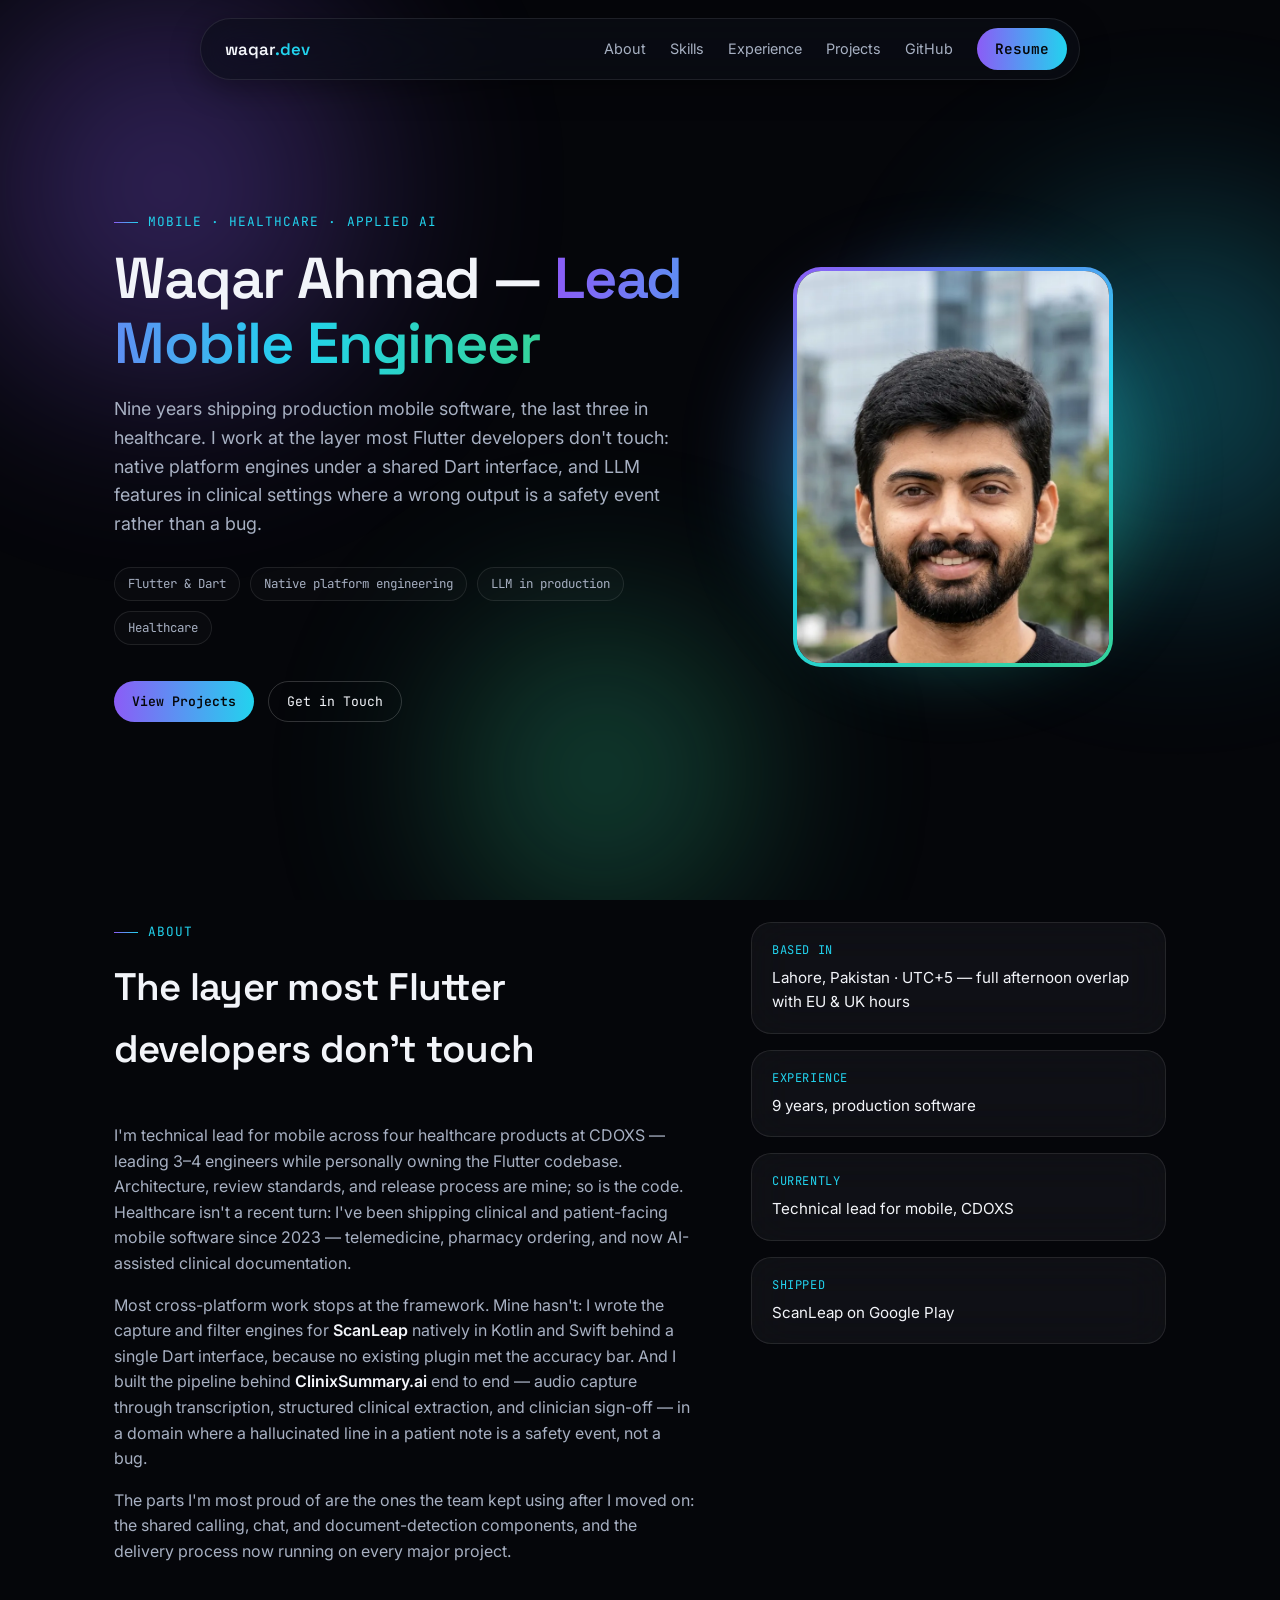
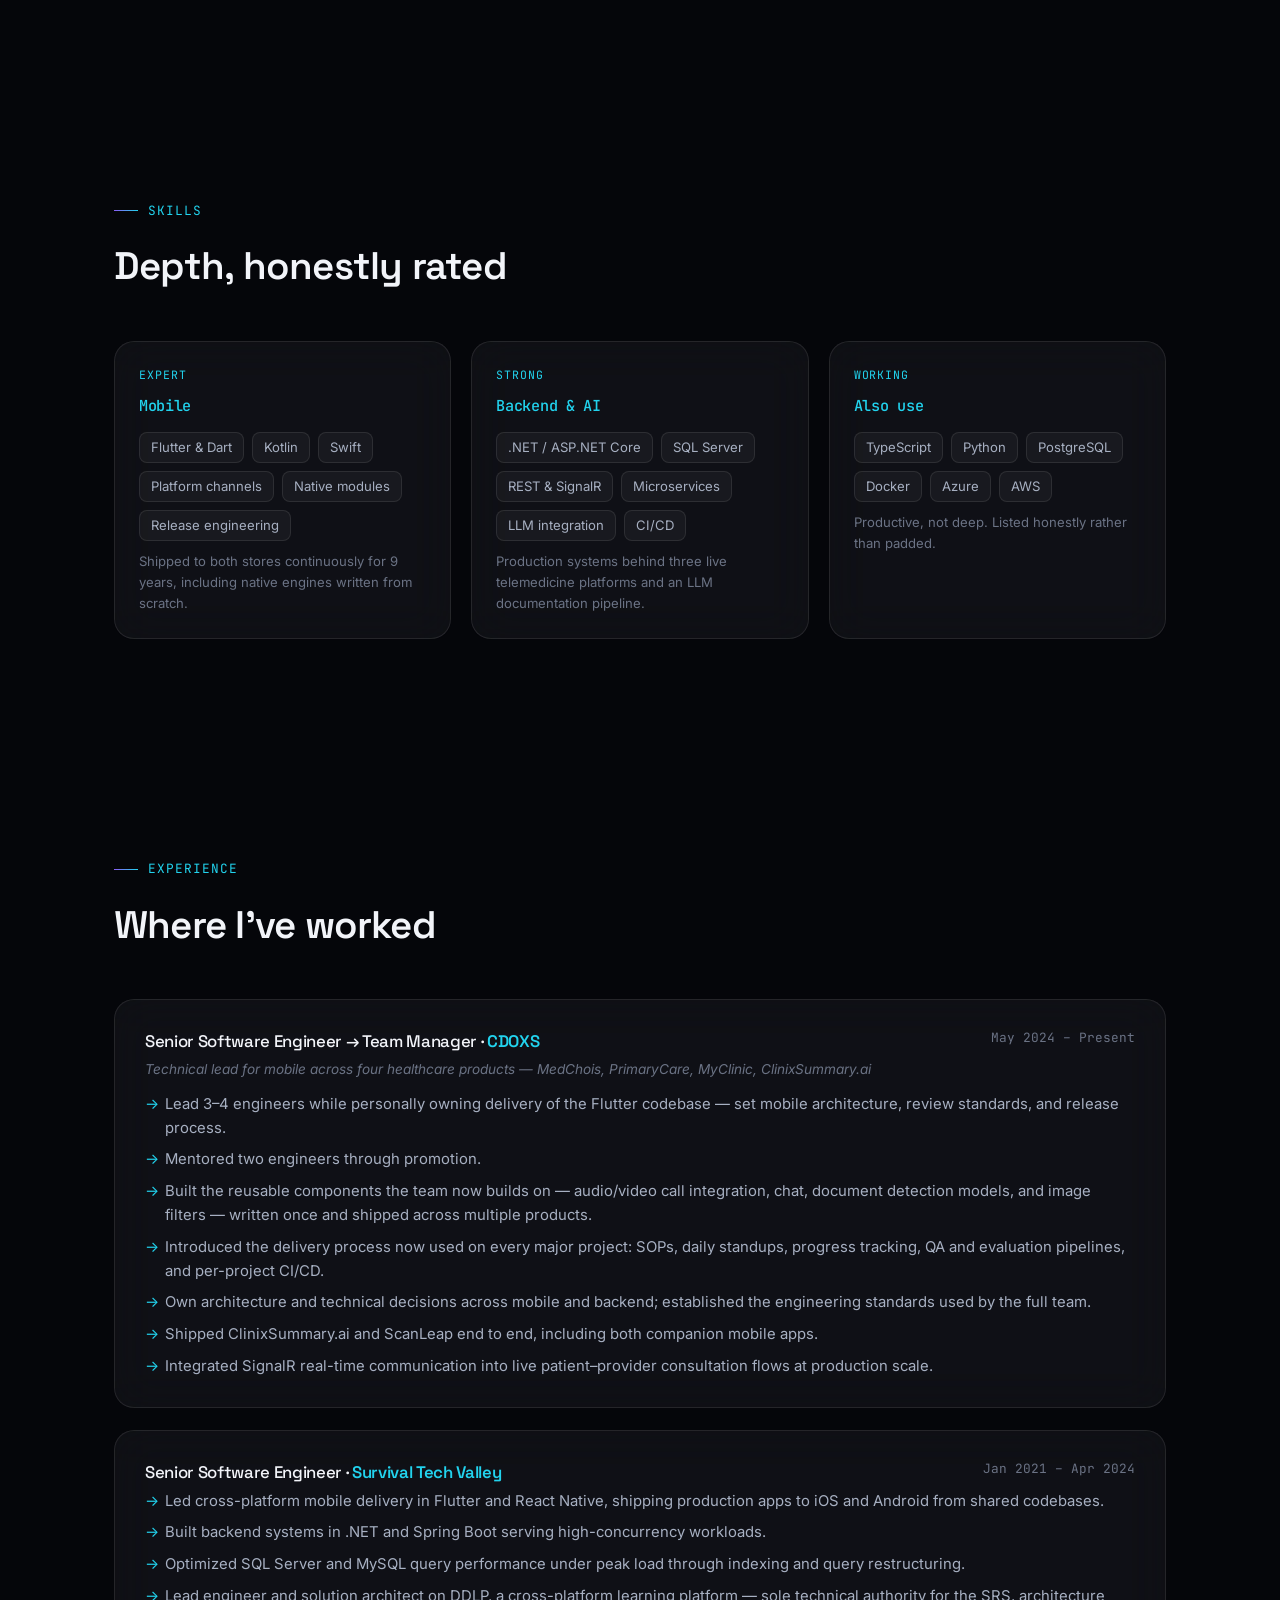
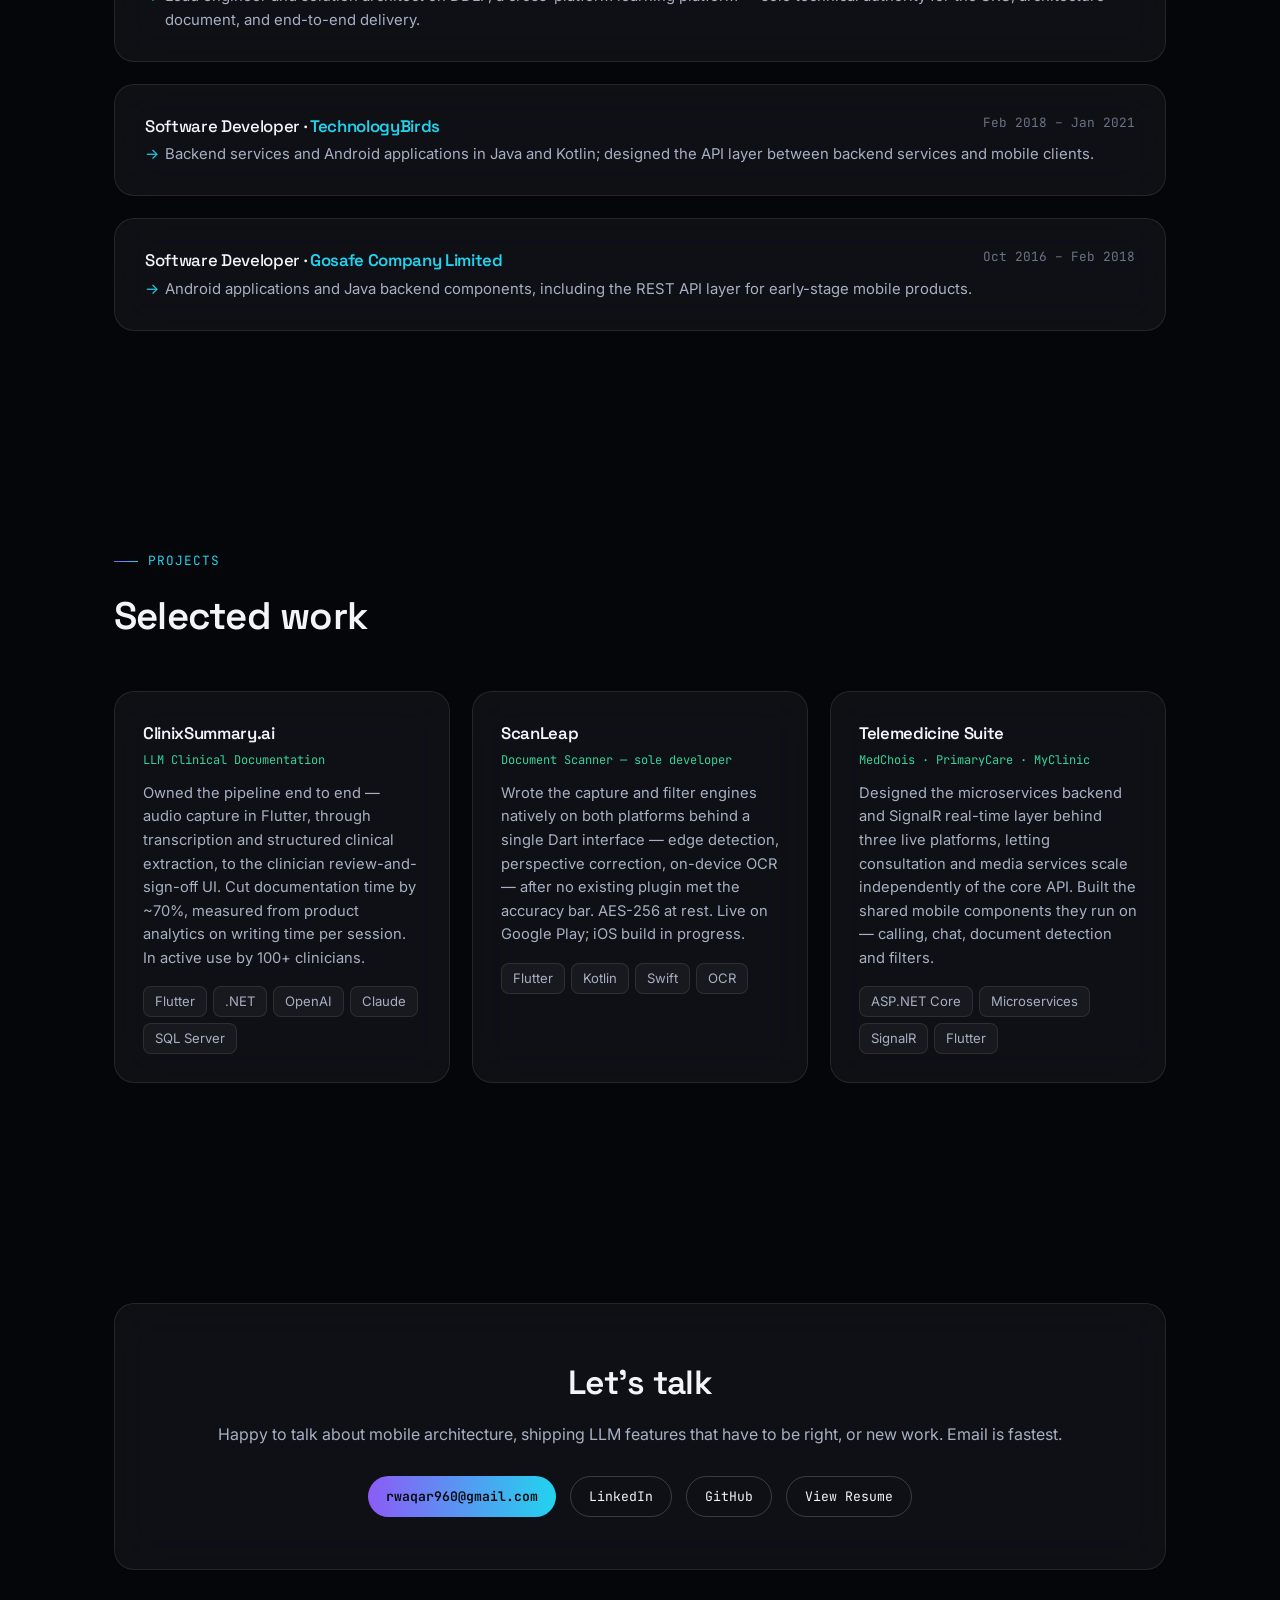
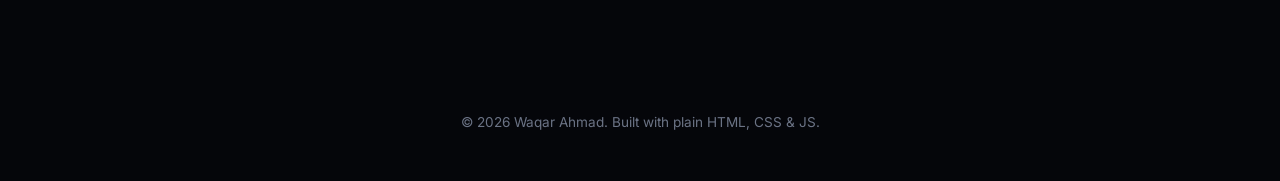
<file: index.html>
<!DOCTYPE html>
<html lang="en">
<head>
<meta charset="UTF-8">
<meta name="viewport" content="width=device-width, initial-scale=1.0">
<title>Waqar Ahmad — Lead Mobile Engineer</title>
<meta name="description" content="Waqar Ahmad — Lead Mobile Engineer. Flutter and native platform engineering, and LLM features shipped in regulated healthcare.">
<link rel="icon" href="assets/img/favicon.svg" type="image/svg+xml">
<link rel="preconnect" href="https://fonts.googleapis.com">
<link rel="preconnect" href="https://fonts.gstatic.com" crossorigin>
<link href="https://fonts.googleapis.com/css2?family=Inter:wght@400;500;600;700&family=Space+Grotesk:wght@500;600;700&family=JetBrains+Mono:wght@400;500;600&display=swap" rel="stylesheet">
<link rel="stylesheet" href="assets/css/style.css">
<style>
  .skill-tier-label {
    font-family: var(--font-mono); font-size: 0.72rem; text-transform: uppercase;
    letter-spacing: 0.08em; color: var(--accent-2); margin-bottom: 10px; display: block;
  }
  .skill-card .tier-note { color: var(--text-faint); font-size: 0.82rem; margin-top: 10px; }
</style>
</head>
<body>

<div class="aurora-bg"><span class="b1"></span><span class="b2"></span><span class="b3"></span></div>

<header>
  <nav class="wrap">
    <a href="#top" class="logo">waqar<span>.dev</span></a>
    <button class="nav-toggle" aria-label="Toggle navigation">☰</button>
    <div class="nav-links">
      <a href="#about">About</a>
      <a href="#skills">Skills</a>
      <a href="#experience">Experience</a>
      <a href="#projects">Projects</a>
      <a href="https://github.com/rwaqar960" target="_blank" rel="noopener">GitHub</a>
      <a href="resume.html" class="btn solid">Resume</a>
    </div>
  </nav>
</header>

<main>

  <section class="hero" id="top">
    <div class="wrap hero-grid">
      <div class="hero-content">
        <div class="eyebrow">Mobile · Healthcare · Applied AI</div>
        <h1>Waqar Ahmad — <span class="grad-text">Lead Mobile Engineer</span></h1>
        <p class="subtitle">
          Nine years shipping production mobile software, the last three in healthcare. I work at the layer
          most Flutter developers don't touch: native platform engines under a shared Dart interface, and LLM
          features in clinical settings where a wrong output is a safety event rather than a bug.
        </p>
        <div class="tags">
          <span class="tag">Flutter &amp; Dart</span>
          <span class="tag">Native platform engineering</span>
          <span class="tag">LLM in production</span>
          <span class="tag">Healthcare</span>
        </div>
        <div class="cta-row">
          <a href="#projects" class="btn solid">View Projects</a>
          <a href="#contact" class="btn">Get in Touch</a>
        </div>
      </div>
      <div class="hero-photo">
        <div class="photo-glow"></div>
        <div class="photo-frame">
          <div class="inner">
            <img src="assets/img/profile.webp" alt="Waqar Ahmad" width="704" height="880"
                 fetchpriority="high" decoding="async">
          </div>
        </div>
      </div>
    </div>
  </section>

  <section id="about" data-reveal>
    <div class="wrap about-grid">
      <div>
        <div class="eyebrow">About</div>
        <h2 class="section-title">The layer most Flutter developers don't touch</h2>
        <p>
          I'm technical lead for mobile across four healthcare products at CDOXS — leading 3–4 engineers
          while personally owning the Flutter codebase. Architecture, review standards, and release process
          are mine; so is the code. Healthcare isn't a recent turn: I've been shipping clinical and
          patient-facing mobile software since 2023 — telemedicine, pharmacy ordering, and now AI-assisted
          clinical documentation.
        </p>
        <p>
          Most cross-platform work stops at the framework. Mine hasn't: I wrote the capture and filter
          engines for <strong>ScanLeap</strong> natively in Kotlin and Swift behind a single Dart interface,
          because no existing plugin met the accuracy bar. And I built the pipeline behind
          <strong>ClinixSummary.ai</strong> end to end — audio capture through transcription, structured
          clinical extraction, and clinician sign-off — in a domain where a hallucinated line in a patient
          note is a safety event, not a bug.
        </p>
        <p>
          The parts I'm most proud of are the ones the team kept using after I moved on: the shared calling,
          chat, and document-detection components, and the delivery process now running on every major
          project.
        </p>
      </div>
      <div class="fact-list">
        <div class="fact glass"><div class="k">Based in</div><div class="v">Lahore, Pakistan · UTC+5 — full afternoon overlap with EU &amp; UK hours</div></div>
        <div class="fact glass"><div class="k">Experience</div><div class="v">9 years, production software</div></div>
        <div class="fact glass"><div class="k">Currently</div><div class="v">Technical lead for mobile, CDOXS</div></div>
        <div class="fact glass"><div class="k">Shipped</div><div class="v"><a href="https://play.google.com/store/apps/details?id=com.scanner.scanleap.scanleap_flutter" target="_blank" rel="noopener">ScanLeap on Google Play</a></div></div>
      </div>
    </div>
  </section>

  <section id="skills" data-reveal>
    <div class="wrap">
      <div class="eyebrow">Skills</div>
      <h2 class="section-title">Depth, honestly rated</h2>
      <div class="skills-grid">

        <div class="skill-card glass">
          <span class="skill-tier-label">Expert</span>
          <h3>Mobile</h3>
          <div class="chips">
            <span class="chip">Flutter &amp; Dart</span>
            <span class="chip">Kotlin</span>
            <span class="chip">Swift</span>
            <span class="chip">Platform channels</span>
            <span class="chip">Native modules</span>
            <span class="chip">Release engineering</span>
          </div>
          <p class="tier-note">Shipped to both stores continuously for 9 years, including native engines written from scratch.</p>
        </div>

        <div class="skill-card glass">
          <span class="skill-tier-label">Strong</span>
          <h3>Backend &amp; AI</h3>
          <div class="chips">
            <span class="chip">.NET / ASP.NET Core</span>
            <span class="chip">SQL Server</span>
            <span class="chip">REST &amp; SignalR</span>
            <span class="chip">Microservices</span>
            <span class="chip">LLM integration</span>
            <span class="chip">CI/CD</span>
          </div>
          <p class="tier-note">Production systems behind three live telemedicine platforms and an LLM documentation pipeline.</p>
        </div>

        <div class="skill-card glass">
          <span class="skill-tier-label">Working</span>
          <h3>Also use</h3>
          <div class="chips">
            <span class="chip">TypeScript</span>
            <span class="chip">Python</span>
            <span class="chip">PostgreSQL</span>
            <span class="chip">Docker</span>
            <span class="chip">Azure</span>
            <span class="chip">AWS</span>
          </div>
          <p class="tier-note">Productive, not deep. Listed honestly rather than padded.</p>
        </div>

      </div>
    </div>
  </section>

  <section id="experience" data-reveal>
    <div class="wrap">
      <div class="eyebrow">Experience</div>
      <h2 class="section-title">Where I've worked</h2>
      <div class="timeline">

        <div class="timeline-item glass">
          <div class="role-row">
            <h3>Senior Software Engineer → Team Manager · <span class="company">CDOXS</span></h3>
            <span class="dates">May 2024 – Present</span>
          </div>
          <div class="context">Technical lead for mobile across four healthcare products — MedChois, PrimaryCare, MyClinic, ClinixSummary.ai</div>
          <ul>
            <li>Lead 3–4 engineers while personally owning delivery of the Flutter codebase — set mobile architecture, review standards, and release process.</li>
            <li>Mentored two engineers through promotion.</li>
            <li>Built the reusable components the team now builds on — audio/video call integration, chat, document detection models, and image filters — written once and shipped across multiple products.</li>
            <li>Introduced the delivery process now used on every major project: SOPs, daily standups, progress tracking, QA and evaluation pipelines, and per-project CI/CD.</li>
            <li>Own architecture and technical decisions across mobile and backend; established the engineering standards used by the full team.</li>
            <li>Shipped ClinixSummary.ai and ScanLeap end to end, including both companion mobile apps.</li>
            <li>Integrated SignalR real-time communication into live patient–provider consultation flows at production scale.</li>
          </ul>
        </div>

        <div class="timeline-item glass">
          <div class="role-row">
            <h3>Senior Software Engineer · <span class="company">Survival Tech Valley</span></h3>
            <span class="dates">Jan 2021 – Apr 2024</span>
          </div>
          <ul>
            <li>Led cross-platform mobile delivery in Flutter and React Native, shipping production apps to iOS and Android from shared codebases.</li>
            <li>Built backend systems in .NET and Spring Boot serving high-concurrency workloads.</li>
            <li>Optimized SQL Server and MySQL query performance under peak load through indexing and query restructuring.</li>
            <li>Lead engineer and solution architect on DDLP, a cross-platform learning platform — sole technical authority for the SRS, architecture document, and end-to-end delivery.</li>
          </ul>
        </div>

        <div class="timeline-item glass">
          <div class="role-row">
            <h3>Software Developer · <span class="company">TechnologyBirds</span></h3>
            <span class="dates">Feb 2018 – Jan 2021</span>
          </div>
          <ul>
            <li>Backend services and Android applications in Java and Kotlin; designed the API layer between backend services and mobile clients.</li>
          </ul>
        </div>

        <div class="timeline-item glass">
          <div class="role-row">
            <h3>Software Developer · <span class="company">Gosafe Company Limited</span></h3>
            <span class="dates">Oct 2016 – Feb 2018</span>
          </div>
          <ul>
            <li>Android applications and Java backend components, including the REST API layer for early-stage mobile products.</li>
          </ul>
        </div>

      </div>
    </div>
  </section>

  <section id="projects" data-reveal>
    <div class="wrap">
      <div class="eyebrow">Projects</div>
      <h2 class="section-title">Selected work</h2>
      <div class="projects-grid">

        <div class="project-card glass">
          <h3>ClinixSummary.ai</h3>
          <span class="role">LLM Clinical Documentation</span>
          <p>
            Owned the pipeline end to end — audio capture in Flutter, through transcription and structured
            clinical extraction, to the clinician review-and-sign-off UI. Cut documentation time by ~70%,
            measured from product analytics on writing time per session. In active use by 100+ clinicians.
          </p>
          <div class="chips">
            <span class="chip">Flutter</span><span class="chip">.NET</span><span class="chip">OpenAI</span><span class="chip">Claude</span><span class="chip">SQL Server</span>
          </div>
        </div>

        <div class="project-card glass">
          <h3>ScanLeap</h3>
          <span class="role">Document Scanner — sole developer</span>
          <p>
            Wrote the capture and filter engines natively on both platforms behind a single Dart interface —
            edge detection, perspective correction, on-device OCR — after no existing plugin met the accuracy
            bar. AES-256 at rest.
            <a href="https://play.google.com/store/apps/details?id=com.scanner.scanleap.scanleap_flutter" target="_blank" rel="noopener">Live on Google Play</a>;
            iOS build in progress.
          </p>
          <div class="chips">
            <span class="chip">Flutter</span><span class="chip">Kotlin</span><span class="chip">Swift</span><span class="chip">OCR</span>
          </div>
        </div>

        <div class="project-card glass">
          <h3>Telemedicine Suite</h3>
          <span class="role">MedChois · PrimaryCare · MyClinic</span>
          <p>
            Designed the microservices backend and SignalR real-time layer behind three live platforms, letting
            consultation and media services scale independently of the core API. Built the shared mobile
            components they run on — calling, chat, document detection and filters.
          </p>
          <div class="chips">
            <span class="chip">ASP.NET Core</span><span class="chip">Microservices</span><span class="chip">SignalR</span><span class="chip">Flutter</span>
          </div>
        </div>

      </div>
    </div>
  </section>

  <section id="contact" data-reveal>
    <div class="wrap">
      <div class="contact-box glass">
        <h2>Let's talk</h2>
        <p>Happy to talk about mobile architecture, shipping LLM features that have to be right, or new work. Email is fastest.</p>
        <div class="contact-links">
          <a href="mailto:rwaqar960@gmail.com" class="btn solid">rwaqar960@gmail.com</a>
          <a href="https://www.linkedin.com/in/waqar-ahmad-pk/" class="btn" target="_blank" rel="noopener">LinkedIn</a>
          <a href="https://github.com/rwaqar960" class="btn" target="_blank" rel="noopener">GitHub</a>
          <a href="resume.html" class="btn">View Resume</a>
        </div>
      </div>
    </div>
  </section>

</main>

<footer>
  <div class="wrap">&copy; <span id="year"></span> Waqar Ahmad. Built with plain HTML, CSS &amp; JS.</div>
</footer>

<script src="assets/js/main.js"></script>
</body>
</html>
</file>
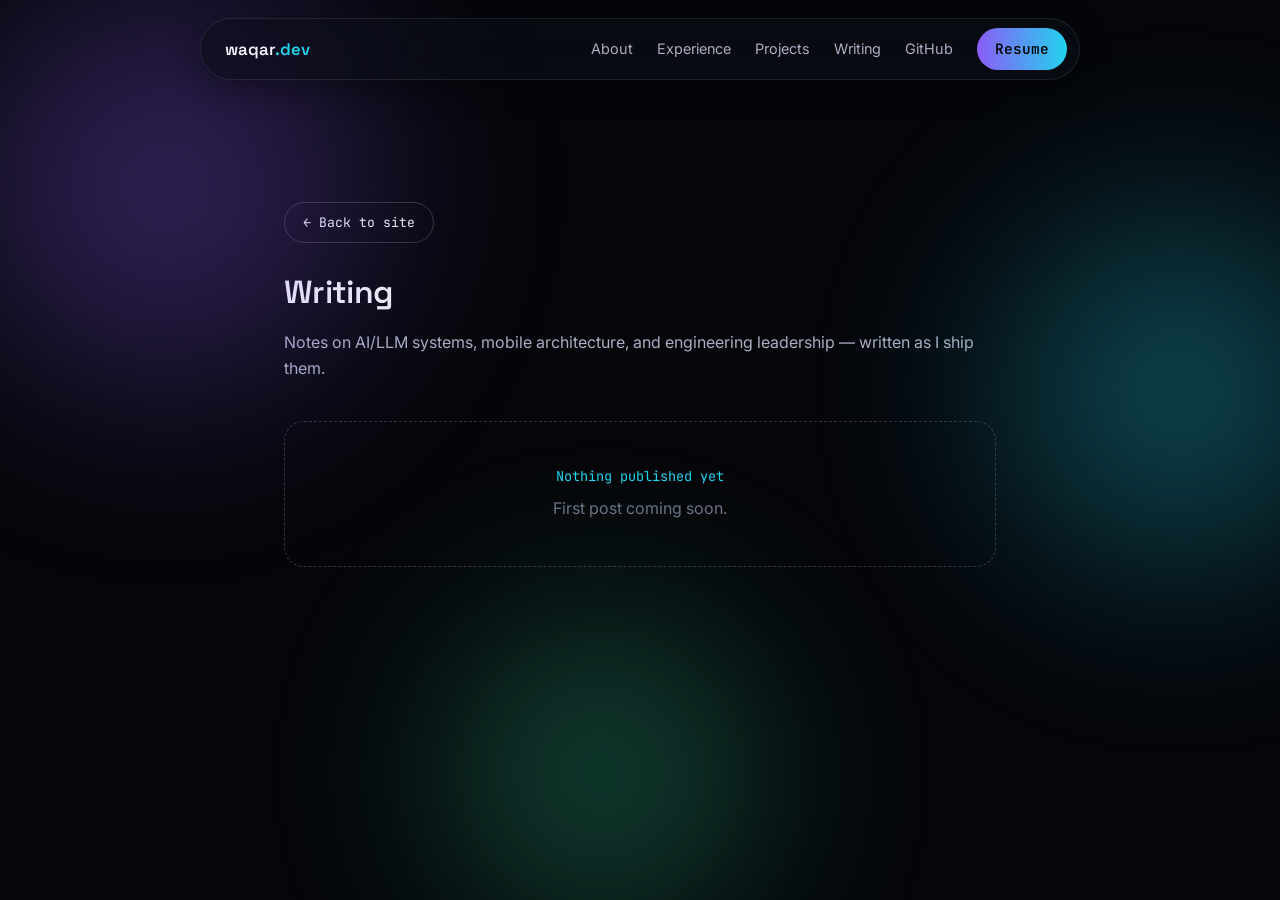
<file: blog/index.html>
<!DOCTYPE html>
<html lang="en">
<head>
<meta charset="UTF-8">
<meta name="viewport" content="width=device-width, initial-scale=1.0">
<title>Writing — Waqar Ahmad</title>
<link rel="icon" href="../assets/img/favicon.svg" type="image/svg+xml">
<link rel="preconnect" href="https://fonts.googleapis.com">
<link href="https://fonts.googleapis.com/css2?family=Inter:wght@400;500;600;700&family=Space+Grotesk:wght@500;600;700&family=JetBrains+Mono:wght@400;500;600&display=swap" rel="stylesheet">
<link rel="stylesheet" href="../assets/css/style.css">
<style>
  .blog-page { max-width: 760px; margin: 0 auto; padding: 140px 24px 100px; }
  .blog-page h1 { font-size: 2rem; margin-bottom: 12px; }
  .blog-page > p { color: var(--text-dim); margin-bottom: 40px; }
  .post-list { display: flex; flex-direction: column; gap: 16px; }
  .post-card {
    border-radius: var(--radius);
    padding: 20px 24px; display: flex; justify-content: space-between; align-items: center; gap: 16px;
    transition: border-color 0.2s ease, transform 0.2s ease;
  }
  .post-card:hover { border-color: var(--accent-2); transform: translateY(-2px); }
  .post-card h3 { font-size: 1rem; font-weight: 500; }
  .post-card .date { font-family: var(--font-mono); font-size: 0.78rem; color: var(--text-faint); white-space: nowrap; }
</style>
</head>
<body>

<div class="aurora-bg"><span class="b1"></span><span class="b2"></span><span class="b3"></span></div>

<header>
  <nav class="wrap">
    <a href="../index.html" class="logo">waqar<span>.dev</span></a>
    <div class="nav-links">
      <a href="../index.html#about">About</a>
      <a href="../index.html#experience">Experience</a>
      <a href="../index.html#projects">Projects</a>
      <a href="index.html">Writing</a>
      <a href="https://github.com/rwaqar960" target="_blank" rel="noopener">GitHub</a>
      <a href="../resume.html" class="btn solid">Resume</a>
    </div>
  </nav>
</header>

<div class="blog-page">
  <a href="../index.html" class="btn" style="margin-bottom: 24px; display:inline-flex;">&larr; Back to site</a>
  <h1>Writing</h1>
  <p>Notes on AI/LLM systems, mobile architecture, and engineering leadership — written as I ship them.</p>

  <div class="post-list">
    <!-- Add a post-card entry here for each new post, e.g.:
    <a href="posts/my-first-post.html" class="post-card glass">
      <h3>Post Title</h3>
      <span class="date">Jan 2026</span>
    </a>
    -->
    <div class="writing-empty">
      <div class="k">Nothing published yet</div>
      <p>First post coming soon.</p>
    </div>
  </div>
</div>

<script src="../assets/js/main.js"></script>
</body>
</html>
</file>
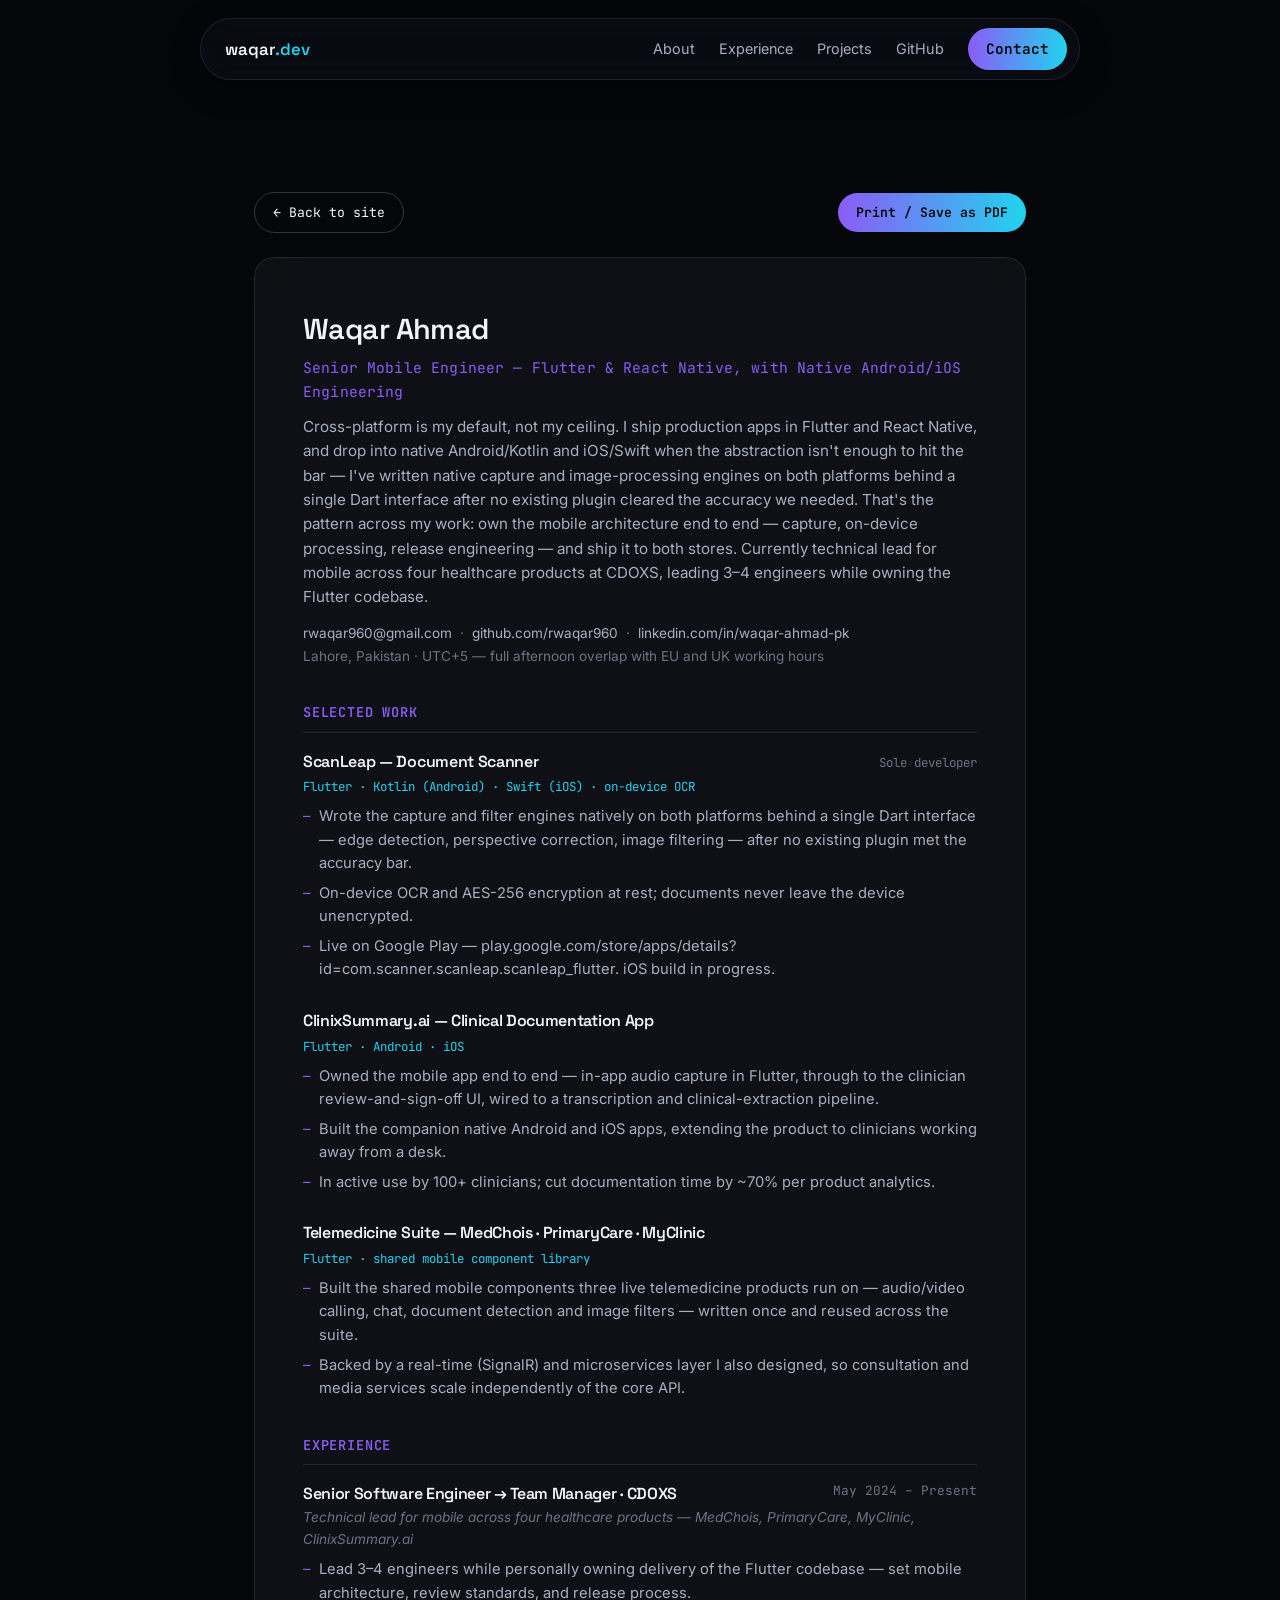
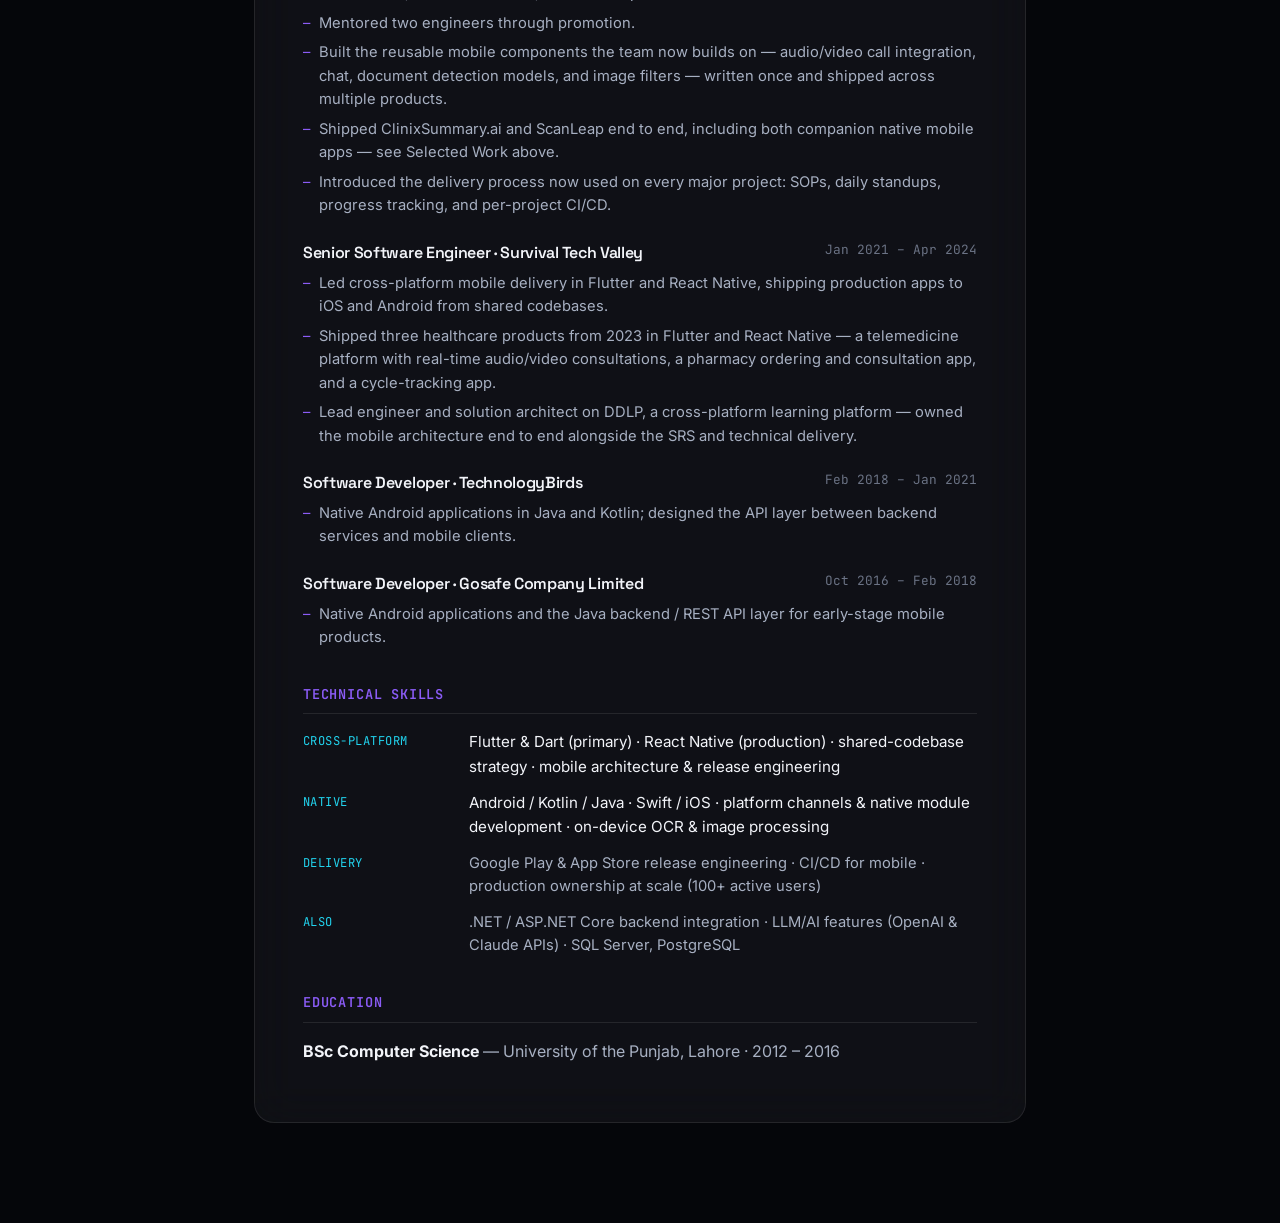
<file: resume-mobile.html>
<!DOCTYPE html>
<html lang="en">
<head>
<meta charset="UTF-8">
<meta name="viewport" content="width=device-width, initial-scale=1.0">
<title>Resume — Waqar Ahmad · Senior Mobile Engineer</title>
<meta name="description" content="Waqar Ahmad — Senior Mobile Engineer. Flutter and React Native cross-platform delivery, with native Android/Kotlin and iOS/Swift engineering when the abstraction isn't enough.">
<link rel="icon" href="assets/img/favicon.svg" type="image/svg+xml">
<link rel="preconnect" href="https://fonts.googleapis.com">
<link href="https://fonts.googleapis.com/css2?family=Inter:wght@400;500;600;700&family=Space+Grotesk:wght@500;600;700&family=JetBrains+Mono:wght@400;500;600&display=swap" rel="stylesheet">
<link rel="stylesheet" href="assets/css/style.css">
<style>
  .resume-page { max-width: 820px; margin: 0 auto; padding: 130px 24px 100px; }
  .resume-card { padding: 48px; }
  .resume-actions { display: flex; justify-content: space-between; align-items: center; margin-bottom: 24px; }
  .resume-header h1 { font-size: 1.8rem; margin-bottom: 4px; }
  .resume-header .role { color: var(--accent); font-family: var(--font-mono); font-size: 0.92rem; margin-bottom: 12px; letter-spacing: 0.01em; }
  .resume-header .pitch { color: var(--text-dim); font-size: 0.95rem; line-height: 1.6; margin-bottom: 12px; }
  .resume-header .meta { color: var(--text-faint); font-size: 0.85rem; line-height: 1.7; }
  .resume-header .meta a { color: var(--text-dim); }
  .resume-section { margin-top: 34px; }
  .resume-section h2 {
    font-family: var(--font-mono); font-size: 0.85rem; text-transform: uppercase;
    letter-spacing: 0.06em; color: var(--accent); border-bottom: 1px solid var(--border);
    padding-bottom: 8px; margin-bottom: 16px;
  }
  .resume-section p { color: var(--text-dim); margin-bottom: 10px; }
  .r-job { margin-bottom: 22px; }
  .r-job .row { display: flex; justify-content: space-between; flex-wrap: wrap; gap: 4px; }
  .r-job h3 { font-size: 1rem; }
  .r-job .dates { font-family: var(--font-mono); font-size: 0.8rem; color: var(--text-faint); }
  .r-job .context { font-size: 0.85rem; color: var(--text-faint); font-style: italic; margin-bottom: 8px; }
  .r-job ul { margin-top: 6px; }
  .r-job li { color: var(--text-dim); font-size: 0.92rem; padding-left: 16px; position: relative; margin-bottom: 6px; }
  .r-job li::before { content: '–'; position: absolute; left: 0; color: var(--accent); }

  /* Selected Work — flagship items, sits above the chronology */
  .r-work { margin-bottom: 26px; }
  .r-work .row { display: flex; justify-content: space-between; flex-wrap: wrap; gap: 4px; align-items: baseline; }
  .r-work h3 { font-size: 1rem; }
  .r-work .tech { font-family: var(--font-mono); font-size: 0.78rem; color: var(--accent-2); display: block; margin: 3px 0 8px; }
  .r-work .links { font-family: var(--font-mono); font-size: 0.78rem; color: var(--text-faint); }
  .r-work ul { margin-top: 6px; }
  .r-work li { color: var(--text-dim); font-size: 0.92rem; padding-left: 16px; position: relative; margin-bottom: 6px; }
  .r-work li::before { content: '–'; position: absolute; left: 0; color: var(--accent); }

  /* Categorized skills */
  .skill-tier { display: grid; grid-template-columns: 150px 1fr; gap: 10px 16px; margin-bottom: 12px; align-items: start; }
  .skill-tier .tier {
    font-family: var(--font-mono); font-size: 0.76rem; text-transform: uppercase;
    letter-spacing: 0.04em; color: var(--accent-2); padding-top: 2px;
  }
  .skill-tier .items { color: var(--text-dim); font-size: 0.92rem; line-height: 1.6; }
  .skill-tier.primary .items { color: var(--text); font-size: 0.95rem; }
  @media (max-width: 560px) { .skill-tier { grid-template-columns: 1fr; gap: 2px; } }

  @media print {
    header, footer, .resume-actions { display: none !important; }
    body { background: #fff; color: #111; }
    .resume-page { padding: 0; max-width: 100%; }
    .resume-card { background: none; border: none; backdrop-filter: none; padding: 0; }
    a { color: #111 !important; }
    .resume-section h2 { color: #111; border-bottom-color: #ccc; }
    .r-job .dates, .r-job .context, .resume-section p, .r-job li, .r-work li, .skill-tier .items { color: #333; }
    .r-work .tech, .r-work .links, .skill-tier .tier { color: #444; }
  }
</style>
</head>
<body>

<header>
  <nav class="wrap">
    <a href="index.html" class="logo">waqar<span>.dev</span></a>
    <div class="nav-links">
      <a href="index.html#about">About</a>
      <a href="index.html#experience">Experience</a>
      <a href="index.html#projects">Projects</a>
      <a href="https://github.com/rwaqar960" target="_blank" rel="noopener">GitHub</a>
      <a href="index.html#contact" class="btn solid">Contact</a>
    </div>
  </nav>
</header>

<div class="resume-page">
  <div class="resume-actions">
    <a href="index.html" class="btn">&larr; Back to site</a>
    <button class="btn solid" onclick="window.print()">Print / Save as PDF</button>
  </div>

  <div class="resume-card glass">
  <div class="resume-header">
    <h1>Waqar Ahmad</h1>
    <div class="role">Senior Mobile Engineer — Flutter &amp; React Native, with Native Android/iOS Engineering</div>
    <p class="pitch">
      Cross-platform is my default, not my ceiling. I ship production apps in Flutter and React Native, and
      drop into native Android/Kotlin and iOS/Swift when the abstraction isn't enough to hit the bar — I've
      written native capture and image-processing engines on both platforms behind a single Dart interface
      after no existing plugin cleared the accuracy we needed. That's the pattern across my work: own the
      mobile architecture end to end — capture, on-device processing, release engineering — and ship it to
      both stores. Currently technical lead for mobile across four healthcare products at CDOXS, leading 3–4
      engineers while owning the Flutter codebase.
    </p>
    <div class="meta">
      <a href="mailto:rwaqar960@gmail.com">rwaqar960@gmail.com</a> &nbsp;·&nbsp;
      <a href="https://github.com/rwaqar960" target="_blank" rel="noopener">github.com/rwaqar960</a> &nbsp;·&nbsp;
      <a href="https://www.linkedin.com/in/waqar-ahmad-pk/" target="_blank" rel="noopener">linkedin.com/in/waqar-ahmad-pk</a><br>
      Lahore, Pakistan · UTC+5 — full afternoon overlap with EU and UK working hours
    </div>
  </div>

  <div class="resume-section">
    <h2>Selected Work</h2>

    <div class="r-work">
      <div class="row">
        <h3>ScanLeap — Document Scanner</h3>
        <span class="links">Sole developer</span>
      </div>
      <span class="tech">Flutter · Kotlin (Android) · Swift (iOS) · on-device OCR</span>
      <ul>
        <li>Wrote the capture and filter engines natively on both platforms behind a single Dart interface —
            edge detection, perspective correction, image filtering — after no existing plugin met the
            accuracy bar.</li>
        <li>On-device OCR and AES-256 encryption at rest; documents never leave the device unencrypted.</li>
        <li>Live on Google Play —
            <a href="https://play.google.com/store/apps/details?id=com.scanner.scanleap.scanleap_flutter"
               target="_blank" rel="noopener">play.google.com/store/apps/details?id=com.scanner.scanleap.scanleap_flutter</a>.
            iOS build in progress.</li>
      </ul>
    </div>

    <div class="r-work">
      <div class="row">
        <h3>ClinixSummary.ai — Clinical Documentation App</h3>
      </div>
      <span class="tech">Flutter · Android · iOS</span>
      <ul>
        <li>Owned the mobile app end to end — in-app audio capture in Flutter, through to the clinician
            review-and-sign-off UI, wired to a transcription and clinical-extraction pipeline.</li>
        <li>Built the companion native Android and iOS apps, extending the product to clinicians working away
            from a desk.</li>
        <li>In active use by 100+ clinicians; cut documentation time by ~70% per product analytics.</li>
      </ul>
    </div>

    <div class="r-work">
      <div class="row">
        <h3>Telemedicine Suite — MedChois · PrimaryCare · MyClinic</h3>
      </div>
      <span class="tech">Flutter · shared mobile component library</span>
      <ul>
        <li>Built the shared mobile components three live telemedicine products run on — audio/video calling,
            chat, document detection and image filters — written once and reused across the suite.</li>
        <li>Backed by a real-time (SignalR) and microservices layer I also designed, so consultation and media
            services scale independently of the core API.</li>
      </ul>
    </div>
  </div>

  <div class="resume-section">
    <h2>Experience</h2>

    <div class="r-job">
      <div class="row"><h3>Senior Software Engineer → Team Manager · CDOXS</h3><span class="dates">May 2024 – Present</span></div>
      <div class="context">Technical lead for mobile across four healthcare products — MedChois, PrimaryCare, MyClinic, ClinixSummary.ai</div>
      <ul>
        <li>Lead 3–4 engineers while personally owning delivery of the Flutter codebase — set mobile
            architecture, review standards, and release process.</li>
        <li>Mentored two engineers through promotion.</li>
        <li>Built the reusable mobile components the team now builds on — audio/video call integration, chat,
            document detection models, and image filters — written once and shipped across multiple
            products.</li>
        <li>Shipped ClinixSummary.ai and ScanLeap end to end, including both companion native mobile apps —
            see Selected Work above.</li>
        <li>Introduced the delivery process now used on every major project: SOPs, daily standups, progress
            tracking, and per-project CI/CD.</li>
      </ul>
    </div>

    <div class="r-job">
      <div class="row"><h3>Senior Software Engineer · Survival Tech Valley</h3><span class="dates">Jan 2021 – Apr 2024</span></div>
      <ul>
        <li>Led cross-platform mobile delivery in Flutter and React Native, shipping production apps to iOS
            and Android from shared codebases.</li>
        <li>Shipped three healthcare products from 2023 in Flutter and React Native — a telemedicine platform
            with real-time audio/video consultations, a pharmacy ordering and consultation app, and a
            cycle-tracking app.</li>
        <li>Lead engineer and solution architect on DDLP, a cross-platform learning platform — owned the
            mobile architecture end to end alongside the SRS and technical delivery.</li>
      </ul>
    </div>

    <div class="r-job">
      <div class="row"><h3>Software Developer · TechnologyBirds</h3><span class="dates">Feb 2018 – Jan 2021</span></div>
      <ul>
        <li>Native Android applications in Java and Kotlin; designed the API layer between backend services
            and mobile clients.</li>
      </ul>
    </div>

    <div class="r-job">
      <div class="row"><h3>Software Developer · Gosafe Company Limited</h3><span class="dates">Oct 2016 – Feb 2018</span></div>
      <ul>
        <li>Native Android applications and the Java backend / REST API layer for early-stage mobile
            products.</li>
      </ul>
    </div>
  </div>

  <div class="resume-section">
    <h2>Technical Skills</h2>
    <div class="skill-tier primary">
      <div class="tier">Cross-Platform</div>
      <div class="items">Flutter &amp; Dart (primary) · React Native (production) · shared-codebase strategy · mobile architecture &amp; release engineering</div>
    </div>
    <div class="skill-tier primary">
      <div class="tier">Native</div>
      <div class="items">Android / Kotlin / Java · Swift / iOS · platform channels &amp; native module development · on-device OCR &amp; image processing</div>
    </div>
    <div class="skill-tier">
      <div class="tier">Delivery</div>
      <div class="items">Google Play &amp; App Store release engineering · CI/CD for mobile · production ownership at scale (100+ active users)</div>
    </div>
    <div class="skill-tier">
      <div class="tier">Also</div>
      <div class="items">.NET / ASP.NET Core backend integration · LLM/AI features (OpenAI &amp; Claude APIs) · SQL Server, PostgreSQL</div>
    </div>
  </div>

  <div class="resume-section">
    <h2>Education</h2>
    <p><strong style="color:var(--text)">BSc Computer Science</strong> — University of the Punjab, Lahore · 2012 – 2016</p>
  </div>
  </div>
</div>

<script src="assets/js/main.js"></script>
</body>
</html>
</file>
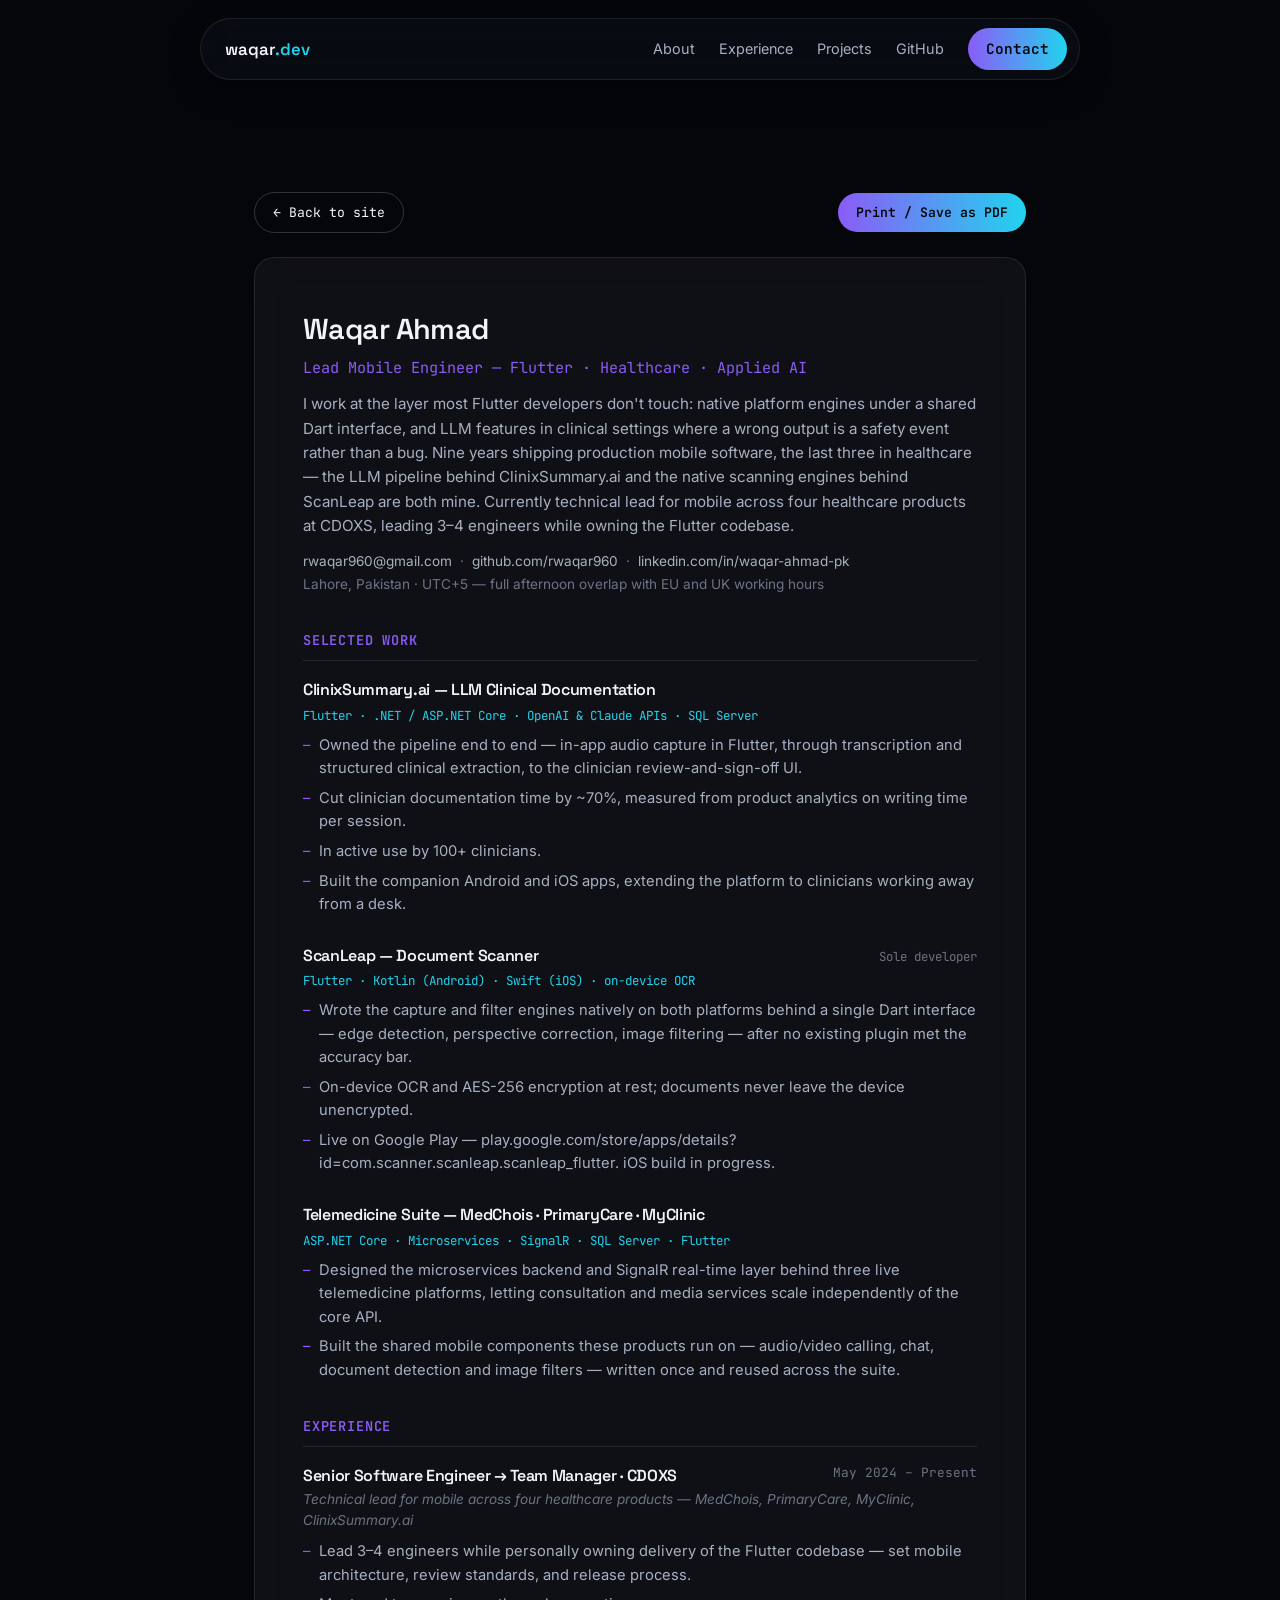
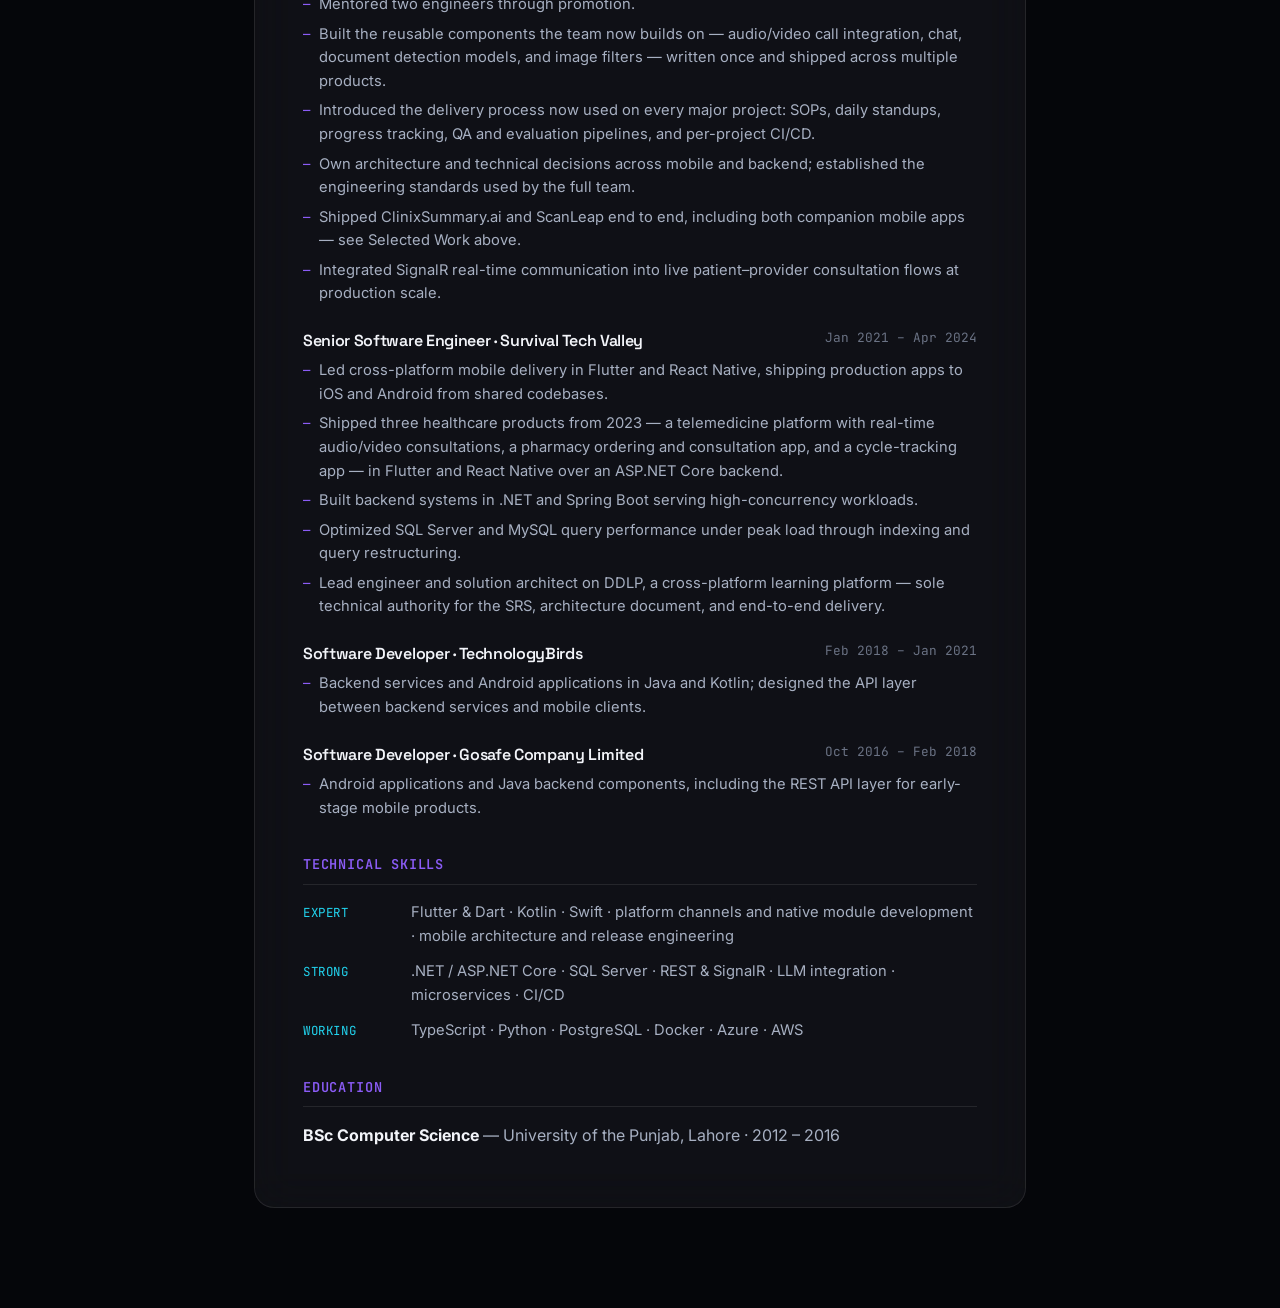
<file: resume.html>
<!DOCTYPE html>
<html lang="en">
<head>
<meta charset="UTF-8">
<meta name="viewport" content="width=device-width, initial-scale=1.0">
<title>Resume — Waqar Ahmad · Lead Mobile Engineer</title>
<meta name="description" content="Waqar Ahmad — Lead Mobile Engineer. Flutter, native platform engineering, and applied AI in regulated healthcare.">
<link rel="icon" href="assets/img/favicon.svg" type="image/svg+xml">
<link rel="preconnect" href="https://fonts.googleapis.com">
<link href="https://fonts.googleapis.com/css2?family=Inter:wght@400;500;600;700&family=Space+Grotesk:wght@500;600;700&family=JetBrains+Mono:wght@400;500;600&display=swap" rel="stylesheet">
<link rel="stylesheet" href="assets/css/style.css">
<style>
  .resume-page { max-width: 820px; margin: 0 auto; padding: 130px 24px 100px; }
  .resume-card { padding: 48px; }
  .resume-actions { display: flex; justify-content: space-between; align-items: center; margin-bottom: 24px; }
  .resume-header h1 { font-size: 1.8rem; margin-bottom: 4px; }
  .resume-header .role { color: var(--accent); font-family: var(--font-mono); font-size: 0.95rem; margin-bottom: 12px; }
  .resume-header .pitch { color: var(--text-dim); font-size: 0.95rem; line-height: 1.6; margin-bottom: 12px; }
  .resume-header .meta { color: var(--text-faint); font-size: 0.85rem; line-height: 1.7; }
  .resume-header .meta a { color: var(--text-dim); }
  .resume-section { margin-top: 34px; }
  .resume-section h2 {
    font-family: var(--font-mono); font-size: 0.85rem; text-transform: uppercase;
    letter-spacing: 0.06em; color: var(--accent); border-bottom: 1px solid var(--border);
    padding-bottom: 8px; margin-bottom: 16px;
  }
  .resume-section p { color: var(--text-dim); margin-bottom: 10px; }
  .r-job { margin-bottom: 22px; }
  .r-job .row { display: flex; justify-content: space-between; flex-wrap: wrap; gap: 4px; }
  .r-job h3 { font-size: 1rem; }
  .r-job .dates { font-family: var(--font-mono); font-size: 0.8rem; color: var(--text-faint); }
  .r-job .context { font-size: 0.85rem; color: var(--text-faint); font-style: italic; margin-bottom: 8px; }
  .r-job ul { margin-top: 6px; }
  .r-job li { color: var(--text-dim); font-size: 0.92rem; padding-left: 16px; position: relative; margin-bottom: 6px; }
  .r-job li::before { content: '–'; position: absolute; left: 0; color: var(--accent); }

  /* Selected Work — flagship items, sits above the chronology */
  .r-work { margin-bottom: 26px; }
  .r-work .row { display: flex; justify-content: space-between; flex-wrap: wrap; gap: 4px; align-items: baseline; }
  .r-work h3 { font-size: 1rem; }
  .r-work .tech { font-family: var(--font-mono); font-size: 0.78rem; color: var(--accent-2); display: block; margin: 3px 0 8px; }
  .r-work .links { font-family: var(--font-mono); font-size: 0.78rem; color: var(--text-faint); }
  .r-work ul { margin-top: 6px; }
  .r-work li { color: var(--text-dim); font-size: 0.92rem; padding-left: 16px; position: relative; margin-bottom: 6px; }
  .r-work li::before { content: '–'; position: absolute; left: 0; color: var(--accent); }

  /* Tiered skills */
  .skill-tier { display: grid; grid-template-columns: 92px 1fr; gap: 10px 16px; margin-bottom: 12px; align-items: start; }
  .skill-tier .tier {
    font-family: var(--font-mono); font-size: 0.78rem; text-transform: uppercase;
    letter-spacing: 0.05em; color: var(--accent-2); padding-top: 2px;
  }
  .skill-tier .items { color: var(--text-dim); font-size: 0.92rem; line-height: 1.6; }
  @media (max-width: 560px) { .skill-tier { grid-template-columns: 1fr; gap: 2px; } }

  @media print {
    header, footer, .resume-actions { display: none !important; }
    body { background: #fff; color: #111; }
    .resume-page { padding: 0; max-width: 100%; }
    .resume-card { background: none; border: none; backdrop-filter: none; padding: 0; }
    a { color: #111 !important; }
    .resume-section h2 { color: #111; border-bottom-color: #ccc; }
    .r-job .dates, .r-job .context, .resume-section p, .r-job li, .r-work li, .skill-tier .items { color: #333; }
    .r-work .tech, .r-work .links, .skill-tier .tier { color: #444; }
  }
</style>
</head>
<body>

<header>
  <nav class="wrap">
    <a href="index.html" class="logo">waqar<span>.dev</span></a>
    <div class="nav-links">
      <a href="index.html#about">About</a>
      <a href="index.html#experience">Experience</a>
      <a href="index.html#projects">Projects</a>
      <a href="https://github.com/rwaqar960" target="_blank" rel="noopener">GitHub</a>
      <a href="index.html#contact" class="btn solid">Contact</a>
    </div>
  </nav>
</header>

<div class="resume-page">
  <div class="resume-actions">
    <a href="index.html" class="btn">&larr; Back to site</a>
    <button class="btn solid" onclick="window.print()">Print / Save as PDF</button>
  </div>

  <div class="resume-card glass">
  <div class="resume-header">
    <h1>Waqar Ahmad</h1>
    <div class="role">Lead Mobile Engineer — Flutter · Healthcare · Applied AI</div>
    <p class="pitch">
      I work at the layer most Flutter developers don't touch: native platform engines under a shared Dart
      interface, and LLM features in clinical settings where a wrong output is a safety event rather than a
      bug. Nine years shipping production mobile software, the last three in healthcare — the LLM pipeline
      behind ClinixSummary.ai and the native scanning engines behind ScanLeap are both mine. Currently
      technical lead for mobile across four healthcare products at CDOXS, leading 3–4 engineers while
      owning the Flutter codebase.
    </p>
    <div class="meta">
      <a href="mailto:rwaqar960@gmail.com">rwaqar960@gmail.com</a> &nbsp;·&nbsp;
      <a href="https://github.com/rwaqar960" target="_blank" rel="noopener">github.com/rwaqar960</a> &nbsp;·&nbsp;
      <a href="https://www.linkedin.com/in/waqar-ahmad-pk/" target="_blank" rel="noopener">linkedin.com/in/waqar-ahmad-pk</a><br>
      Lahore, Pakistan · UTC+5 — full afternoon overlap with EU and UK working hours
    </div>
  </div>

  <div class="resume-section">
    <h2>Selected Work</h2>

    <div class="r-work">
      <div class="row">
        <h3>ClinixSummary.ai — LLM Clinical Documentation</h3>
      </div>
      <span class="tech">Flutter · .NET / ASP.NET Core · OpenAI &amp; Claude APIs · SQL Server</span>
      <ul>
        <li>Owned the pipeline end to end — in-app audio capture in Flutter, through transcription and structured
            clinical extraction, to the clinician review-and-sign-off UI.</li>
        <li>Cut clinician documentation time by ~70%, measured from product analytics on writing time per
            session.</li>
        <li>In active use by 100+ clinicians.</li>
        <li>Built the companion Android and iOS apps, extending the platform to clinicians working away from
            a desk.</li>
      </ul>
    </div>

    <div class="r-work">
      <div class="row">
        <h3>ScanLeap — Document Scanner</h3>
        <span class="links">Sole developer</span>
      </div>
      <span class="tech">Flutter · Kotlin (Android) · Swift (iOS) · on-device OCR</span>
      <ul>
        <li>Wrote the capture and filter engines natively on both platforms behind a single Dart interface —
            edge detection, perspective correction, image filtering — after no existing plugin met the
            accuracy bar.</li>
        <li>On-device OCR and AES-256 encryption at rest; documents never leave the device unencrypted.</li>
        <li>Live on Google Play —
            <a href="https://play.google.com/store/apps/details?id=com.scanner.scanleap.scanleap_flutter"
               target="_blank" rel="noopener">play.google.com/store/apps/details?id=com.scanner.scanleap.scanleap_flutter</a>.
            iOS build in progress.</li>
      </ul>
    </div>

    <div class="r-work">
      <div class="row">
        <h3>Telemedicine Suite — MedChois · PrimaryCare · MyClinic</h3>
      </div>
      <span class="tech">ASP.NET Core · Microservices · SignalR · SQL Server · Flutter</span>
      <ul>
        <li>Designed the microservices backend and SignalR real-time layer behind three live telemedicine
            platforms, letting consultation and media services scale independently of the core API.</li>
        <li>Built the shared mobile components these products run on — audio/video calling, chat, document
            detection and image filters — written once and reused across the suite.</li>
      </ul>
    </div>
  </div>

  <div class="resume-section">
    <h2>Experience</h2>

    <div class="r-job">
      <div class="row"><h3>Senior Software Engineer → Team Manager · CDOXS</h3><span class="dates">May 2024 – Present</span></div>
      <div class="context">Technical lead for mobile across four healthcare products — MedChois, PrimaryCare, MyClinic, ClinixSummary.ai</div>
      <ul>
        <li>Lead 3–4 engineers while personally owning delivery of the Flutter codebase — set mobile
            architecture, review standards, and release process.</li>
        <li>Mentored two engineers through promotion.</li>
        <li>Built the reusable components the team now builds on — audio/video call integration, chat,
            document detection models, and image filters — written once and shipped across multiple
            products.</li>
        <li>Introduced the delivery process now used on every major project: SOPs, daily standups, progress
            tracking, QA and evaluation pipelines, and per-project CI/CD.</li>
        <li>Own architecture and technical decisions across mobile and backend; established the engineering
            standards used by the full team.</li>
        <li>Shipped ClinixSummary.ai and ScanLeap end to end, including both companion mobile apps — see
            Selected Work above.</li>
        <li>Integrated SignalR real-time communication into live patient–provider consultation flows at
            production scale.</li>
      </ul>
    </div>

    <div class="r-job">
      <div class="row"><h3>Senior Software Engineer · Survival Tech Valley</h3><span class="dates">Jan 2021 – Apr 2024</span></div>
      <ul>
        <li>Led cross-platform mobile delivery in Flutter and React Native, shipping production apps to iOS
            and Android from shared codebases.</li>
        <li>Shipped three healthcare products from 2023 — a telemedicine platform with real-time audio/video
            consultations, a pharmacy ordering and consultation app, and a cycle-tracking app — in Flutter and
            React Native over an ASP.NET Core backend.</li>
        <li>Built backend systems in .NET and Spring Boot serving high-concurrency workloads.</li>
        <li>Optimized SQL Server and MySQL query performance under peak load through indexing and query
            restructuring.</li>
        <li>Lead engineer and solution architect on DDLP, a cross-platform learning platform — sole technical
            authority for the SRS, architecture document, and end-to-end delivery.</li>
      </ul>
    </div>

    <div class="r-job">
      <div class="row"><h3>Software Developer · TechnologyBirds</h3><span class="dates">Feb 2018 – Jan 2021</span></div>
      <ul>
        <li>Backend services and Android applications in Java and Kotlin; designed the API layer between
            backend services and mobile clients.</li>
      </ul>
    </div>

    <div class="r-job">
      <div class="row"><h3>Software Developer · Gosafe Company Limited</h3><span class="dates">Oct 2016 – Feb 2018</span></div>
      <ul>
        <li>Android applications and Java backend components, including the REST API layer for early-stage
            mobile products.</li>
      </ul>
    </div>
  </div>

  <div class="resume-section">
    <h2>Technical Skills</h2>
    <div class="skill-tier">
      <div class="tier">Expert</div>
      <div class="items">Flutter &amp; Dart · Kotlin · Swift · platform channels and native module development · mobile architecture and release engineering</div>
    </div>
    <div class="skill-tier">
      <div class="tier">Strong</div>
      <div class="items">.NET / ASP.NET Core · SQL Server · REST &amp; SignalR · LLM integration · microservices · CI/CD</div>
    </div>
    <div class="skill-tier">
      <div class="tier">Working</div>
      <div class="items">TypeScript · Python · PostgreSQL · Docker · Azure · AWS</div>
    </div>
  </div>

  <div class="resume-section">
    <h2>Education</h2>
    <p><strong style="color:var(--text)">BSc Computer Science</strong> — University of the Punjab, Lahore · 2012 – 2016</p>
  </div>
  </div>
</div>

<script src="assets/js/main.js"></script>
</body>
</html>
</file>
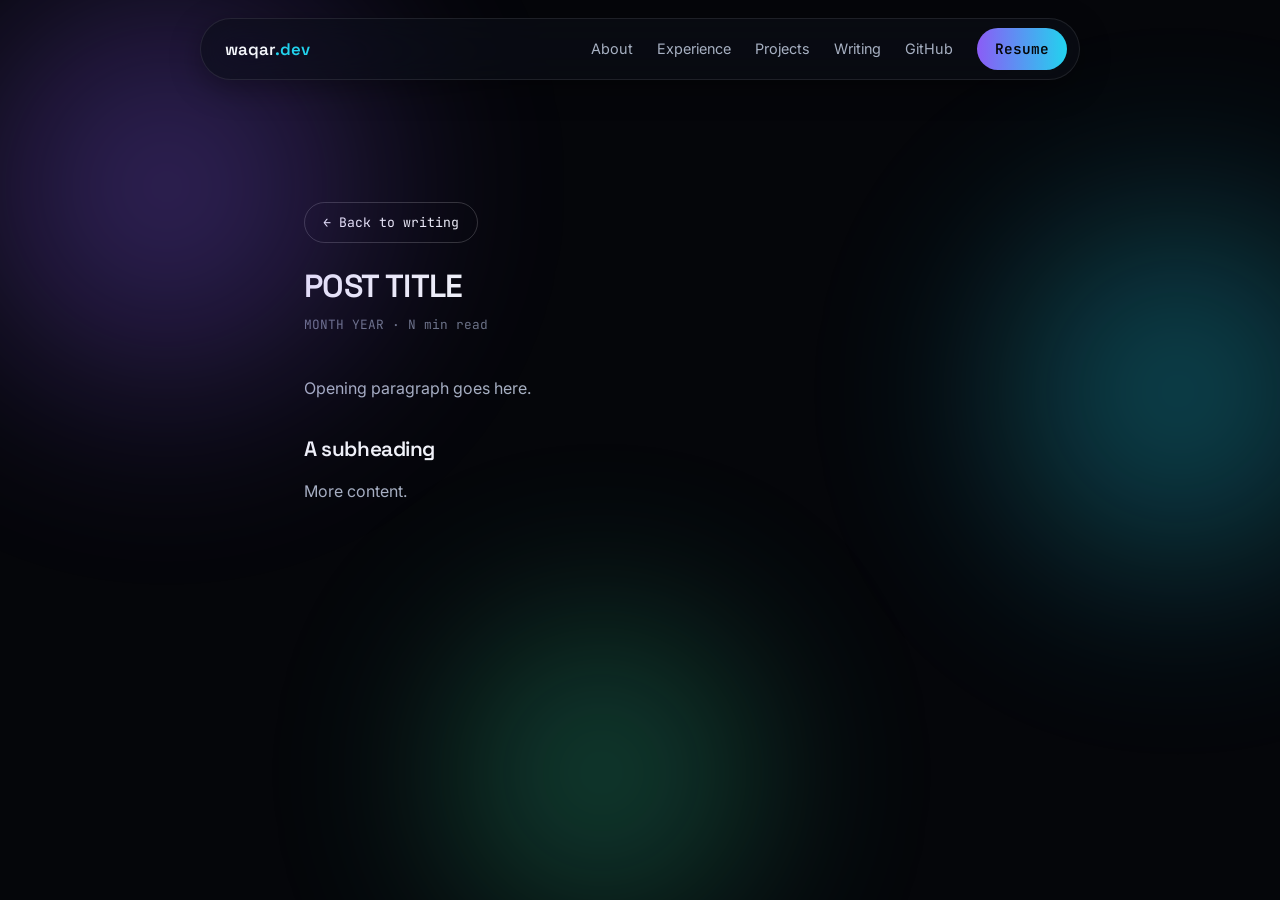
<file: blog/posts/_template.html>
<!DOCTYPE html>
<html lang="en">
<head>
<meta charset="UTF-8">
<meta name="viewport" content="width=device-width, initial-scale=1.0">
<title>POST TITLE — Waqar Ahmad</title>
<link rel="icon" href="../../assets/img/favicon.svg" type="image/svg+xml">
<link rel="preconnect" href="https://fonts.googleapis.com">
<link href="https://fonts.googleapis.com/css2?family=Inter:wght@400;500;600;700&family=Space+Grotesk:wght@500;600;700&family=JetBrains+Mono:wght@400;500;600&display=swap" rel="stylesheet">
<link rel="stylesheet" href="../../assets/css/style.css">
<style>
  .post-page { max-width: 720px; margin: 0 auto; padding: 140px 24px 100px; }
  .post-page h1 { font-size: 2rem; margin-bottom: 10px; line-height: 1.2; }
  .post-meta { font-family: var(--font-mono); font-size: 0.8rem; color: var(--text-faint); margin-bottom: 40px; }
  .post-body p { color: var(--text-dim); margin-bottom: 18px; }
  .post-body h2 { font-size: 1.3rem; margin: 32px 0 12px; }
  .post-body code { font-family: var(--font-mono); background: var(--surface); padding: 2px 6px; border-radius: 4px; font-size: 0.9em; }
  .post-body pre { background: var(--surface); border: 1px solid var(--border); border-radius: 8px; padding: 16px; overflow-x: auto; margin-bottom: 18px; }
  .post-body a { color: var(--accent-2); }
</style>
</head>
<body>

<div class="aurora-bg"><span class="b1"></span><span class="b2"></span><span class="b3"></span></div>

<header>
  <nav class="wrap">
    <a href="../../index.html" class="logo">waqar<span>.dev</span></a>
    <div class="nav-links">
      <a href="../../index.html#about">About</a>
      <a href="../../index.html#experience">Experience</a>
      <a href="../../index.html#projects">Projects</a>
      <a href="../index.html">Writing</a>
      <a href="https://github.com/rwaqar960" target="_blank" rel="noopener">GitHub</a>
      <a href="../../resume.html" class="btn solid">Resume</a>
    </div>
  </nav>
</header>

<div class="post-page">
  <a href="../index.html" class="btn" style="margin-bottom: 24px; display:inline-flex;">&larr; Back to writing</a>

  <h1>POST TITLE</h1>
  <div class="post-meta">MONTH YEAR &middot; N min read</div>

  <div class="post-body">
    <p>Opening paragraph goes here.</p>

    <h2>A subheading</h2>
    <p>More content.</p>
  </div>
</div>

<script src="../../assets/js/main.js"></script>
</body>
</html>
</file>
<file: assets/css/style.css>
/* ---------- Reset ---------- */
*, *::before, *::after { box-sizing: border-box; margin: 0; padding: 0; }
html { scroll-behavior: smooth; }
img { max-width: 100%; display: block; }
a { color: inherit; text-decoration: none; }
ul { list-style: none; }
button { font: inherit; color: inherit; background: none; border: none; cursor: pointer; }

/* ---------- Tokens ---------- */
:root {
  --bg: #05060a;
  --bg-alt: #0a0c14;
  --surface: rgba(255, 255, 255, 0.045);
  --surface-strong: rgba(255, 255, 255, 0.08);
  --border: rgba(255, 255, 255, 0.09);
  --border-strong: rgba(255, 255, 255, 0.18);
  --text: #f2f4f9;
  --text-dim: #a7b0c2;
  --text-faint: #6b7385;
  --accent: #8b5cf6;
  --accent-2: #22d3ee;
  --accent-3: #34d399;
  --font-heading: 'Space Grotesk', var(--font-body);
  --font-body: 'Inter', -apple-system, BlinkMacSystemFont, 'Segoe UI', sans-serif;
  --font-mono: 'JetBrains Mono', ui-monospace, 'SFMono-Regular', Menlo, monospace;
  --max-w: 1100px;
  --radius: 20px;
}

body {
  background: var(--bg);
  color: var(--text);
  font-family: var(--font-body);
  line-height: 1.6;
  -webkit-font-smoothing: antialiased;
  overflow-x: hidden;
  position: relative;
}

.wrap { max-width: var(--max-w); margin: 0 auto; padding: 0 24px; position: relative; z-index: 1; }

section { padding: 110px 0; position: relative; }

/* ---------- Aurora background ---------- */
.aurora-bg {
  position: fixed;
  inset: 0;
  z-index: 0;
  pointer-events: none;
  overflow: hidden;
}
.aurora-bg span {
  position: absolute;
  border-radius: 50%;
  filter: blur(90px);
  opacity: 0.45;
  will-change: transform;
}
.aurora-bg .b1 {
  width: 46vw; height: 46vw; max-width: 620px; max-height: 620px;
  top: -12%; left: -10%;
  background: radial-gradient(circle, var(--accent), transparent 70%);
  animation: drift1 26s ease-in-out infinite alternate;
}
.aurora-bg .b2 {
  width: 40vw; height: 40vw; max-width: 560px; max-height: 560px;
  top: 15%; right: -12%;
  background: radial-gradient(circle, var(--accent-2), transparent 70%);
  animation: drift2 32s ease-in-out infinite alternate;
}
.aurora-bg .b3 {
  width: 34vw; height: 34vw; max-width: 480px; max-height: 480px;
  bottom: -10%; left: 30%;
  background: radial-gradient(circle, var(--accent-3), transparent 70%);
  animation: drift3 30s ease-in-out infinite alternate;
}
@keyframes drift1 { from { transform: translate(0, 0) scale(1); } to { transform: translate(6%, 8%) scale(1.15); } }
@keyframes drift2 { from { transform: translate(0, 0) scale(1); } to { transform: translate(-8%, 6%) scale(1.1); } }
@keyframes drift3 { from { transform: translate(0, 0) scale(1); } to { transform: translate(4%, -10%) scale(1.2); } }

@media (prefers-reduced-motion: reduce) {
  .aurora-bg span { animation: none; }
}

/* ---------- Glass surface ---------- */
.glass {
  background: var(--surface);
  border: 1px solid var(--border);
  border-radius: var(--radius);
  backdrop-filter: blur(22px) saturate(140%);
  -webkit-backdrop-filter: blur(22px) saturate(140%);
}

.eyebrow {
  font-family: var(--font-mono);
  font-size: 0.8rem;
  color: var(--accent-2);
  letter-spacing: 0.08em;
  text-transform: uppercase;
  margin-bottom: 14px;
  display: flex;
  align-items: center;
  gap: 10px;
}
.eyebrow::before {
  content: '';
  width: 24px; height: 1px;
  background: linear-gradient(90deg, var(--accent), var(--accent-2));
}

h1, h2, h3, h4 { font-family: var(--font-heading); font-weight: 600; letter-spacing: -0.02em; }
h2.section-title { font-size: clamp(1.7rem, 3vw, 2.4rem); margin-bottom: 44px; }

.grad-text {
  background: linear-gradient(90deg, var(--accent), var(--accent-2) 55%, var(--accent-3));
  -webkit-background-clip: text;
  background-clip: text;
  color: transparent;
}

/* ---------- Nav ---------- */
header {
  position: sticky; top: 18px; z-index: 100;
  display: flex; justify-content: center;
  pointer-events: none;
}
nav.wrap {
  pointer-events: all;
  display: flex; align-items: center; justify-content: space-between;
  gap: 20px;
  height: 62px;
  padding: 0 12px 0 24px;
  border-radius: 999px;
  max-width: 880px;
  width: calc(100% - 48px);
  background: rgba(12, 14, 22, 0.65);
  border: 1px solid var(--border);
  backdrop-filter: blur(20px) saturate(150%);
  -webkit-backdrop-filter: blur(20px) saturate(150%);
  box-shadow: 0 8px 30px rgba(0,0,0,0.35);
}
.logo { font-family: var(--font-heading); font-weight: 600; font-size: 1.05rem; color: var(--text); }
.logo span { color: var(--accent-2); }

.nav-links { display: flex; gap: 24px; align-items: center; }
.nav-links a {
  font-size: 0.9rem; color: var(--text-dim);
  transition: color 0.15s ease;
}
.nav-links a:hover { color: var(--accent-2); }

.nav-toggle { display: none; }

.btn {
  font-family: var(--font-mono);
  font-size: 0.82rem;
  padding: 9px 18px;
  border-radius: 999px;
  border: 1px solid var(--border-strong);
  color: var(--text);
  transition: all 0.2s ease;
  display: inline-flex;
  align-items: center;
  gap: 8px;
  white-space: nowrap;
}
.btn:hover { border-color: var(--accent-2); background: rgba(34, 211, 238, 0.08); }
.btn.solid {
  background: linear-gradient(90deg, var(--accent), var(--accent-2));
  color: #050608;
  border: none;
  font-weight: 600;
}
.btn.solid:hover { filter: brightness(1.08); transform: translateY(-1px); }

/* ---------- Hero ---------- */
.hero { padding: 150px 0 90px; }
.hero-grid {
  display: grid;
  grid-template-columns: 1.15fr 0.85fr;
  gap: 48px;
  align-items: center;
}
.hero h1 { font-size: clamp(2.3rem, 4.6vw, 3.6rem); line-height: 1.12; margin-bottom: 20px; }
.hero .subtitle { font-size: 1.12rem; color: var(--text-dim); margin-bottom: 28px; max-width: 560px; }
.hero .tags { display: flex; flex-wrap: wrap; gap: 10px; margin-bottom: 36px; }
.tag {
  font-family: var(--font-mono);
  font-size: 0.78rem;
  padding: 6px 13px;
  border-radius: 999px;
  border: 1px solid var(--border);
  color: var(--text-dim);
  background: rgba(255,255,255,0.02);
}
.hero .cta-row { display: flex; gap: 14px; flex-wrap: wrap; }

.hero-photo { position: relative; display: flex; justify-content: center; }
.photo-glow {
  position: absolute;
  inset: 6% 10%;
  border-radius: 50%;
  background: linear-gradient(140deg, var(--accent), var(--accent-2), var(--accent-3));
  filter: blur(48px);
  opacity: 0.55;
  z-index: 0;
}
.photo-frame {
  position: relative;
  z-index: 1;
  width: min(320px, 80%);
  aspect-ratio: 4 / 5;
  border-radius: 28px;
  padding: 4px;
  background: linear-gradient(150deg, var(--accent), var(--accent-2), var(--accent-3));
}
.photo-frame .inner {
  width: 100%; height: 100%;
  border-radius: 24px;
  overflow: hidden;
  background: var(--bg-alt);
}
.photo-frame img {
  width: 100%; height: 100%;
  object-fit: cover;
  object-position: top center;
}

/* ---------- About ---------- */
.about-grid { display: grid; grid-template-columns: 1.4fr 1fr; gap: 56px; }
.about-grid p { color: var(--text-dim); margin-bottom: 16px; }
.about-grid p strong { color: var(--text); font-weight: 600; }
.fact-list { display: flex; flex-direction: column; gap: 16px; }
.fact {
  padding: 18px 20px;
}
.fact .k { font-family: var(--font-mono); font-size: 0.75rem; color: var(--accent-2); text-transform: uppercase; letter-spacing: 0.05em; margin-bottom: 6px; }
.fact .v { font-size: 0.95rem; color: var(--text); }

/* ---------- Skills ---------- */
.skills-grid {
  display: grid;
  grid-template-columns: repeat(auto-fit, minmax(230px, 1fr));
  gap: 20px;
}
.skill-card { padding: 24px; transition: border-color 0.2s ease, transform 0.2s ease; }
.skill-card:hover { border-color: var(--border-strong); transform: translateY(-3px); }
.skill-card h3 {
  font-size: 0.95rem;
  color: var(--accent-2);
  margin-bottom: 14px;
  font-family: var(--font-mono);
  font-weight: 500;
}
.skill-card .chips { display: flex; flex-wrap: wrap; gap: 8px; }
.chip {
  font-size: 0.82rem;
  padding: 4px 11px;
  border-radius: 8px;
  background: rgba(255,255,255,0.04);
  border: 1px solid var(--border);
  color: var(--text-dim);
}

/* ---------- Experience ---------- */
.timeline { display: flex; flex-direction: column; gap: 22px; }
.timeline-item { position: relative; padding: 28px 30px; }
.timeline-item .role-row {
  display: flex; justify-content: space-between; flex-wrap: wrap; gap: 8px;
  margin-bottom: 4px;
}
.timeline-item h3 { font-size: 1.05rem; font-weight: 500; }
.timeline-item .company { color: var(--accent-2); font-weight: 600; }
.timeline-item .dates { font-family: var(--font-mono); font-size: 0.8rem; color: var(--text-faint); white-space: nowrap; }
.timeline-item .context { font-size: 0.85rem; color: var(--text-faint); margin-bottom: 12px; font-style: italic; }
.timeline-item ul { display: flex; flex-direction: column; gap: 8px; }
.timeline-item li { color: var(--text-dim); font-size: 0.93rem; padding-left: 20px; position: relative; }
.timeline-item li::before { content: '→'; position: absolute; left: 0; color: var(--accent-2); }

/* ---------- Projects ---------- */
.projects-grid {
  display: grid;
  grid-template-columns: repeat(auto-fit, minmax(320px, 1fr));
  gap: 22px;
}
.project-card {
  padding: 28px;
  transition: border-color 0.2s ease, transform 0.2s ease;
}
.project-card:hover { border-color: var(--accent-2); transform: translateY(-3px); }
.project-card h3 { font-size: 1.05rem; margin-bottom: 4px; font-weight: 600; }
.project-card .role { font-family: var(--font-mono); font-size: 0.75rem; color: var(--accent-3); margin-bottom: 12px; display: block; }
.project-card p { color: var(--text-dim); font-size: 0.92rem; margin-bottom: 16px; }
.project-card .chips { display: flex; flex-wrap: wrap; gap: 6px; }

/* ---------- Writing ---------- */
.writing-empty {
  padding: 44px;
  text-align: center;
  color: var(--text-faint);
  border: 1px dashed var(--border-strong);
  background: transparent;
  backdrop-filter: none;
  border-radius: var(--radius);
}
.writing-empty .k { font-family: var(--font-mono); color: var(--accent-2); font-size: 0.85rem; margin-bottom: 8px; }

/* ---------- Contact ---------- */
.contact-box {
  padding: 52px;
  text-align: center;
}
.contact-box h2 { font-size: clamp(1.6rem, 3vw, 2.1rem); margin-bottom: 12px; }
.contact-box p { color: var(--text-dim); margin-bottom: 28px; }
.contact-links { display: flex; justify-content: center; gap: 14px; flex-wrap: wrap; }

footer {
  padding: 32px 0 48px;
  text-align: center;
  color: var(--text-faint);
  font-size: 0.85rem;
}

/* ---------- Reveal animation ---------- */
[data-reveal] { opacity: 0; transform: translateY(18px); transition: opacity 0.7s ease, transform 0.7s ease; }
[data-reveal].is-visible { opacity: 1; transform: translateY(0); }

/* ---------- Responsive ---------- */
@media (max-width: 860px) {
  .hero-grid { grid-template-columns: 1fr; }
  .hero-photo { order: -1; margin-bottom: 12px; }
  .photo-frame { width: min(260px, 60%); }
}

@media (max-width: 760px) {
  section { padding: 72px 0; }
  .hero { padding: 130px 0 60px; }
  .about-grid { grid-template-columns: 1fr; gap: 32px; }
  header { top: 12px; }
  nav.wrap { width: calc(100% - 24px); padding: 0 8px 0 20px; }
  .nav-links {
    position: fixed; top: 78px; left: 12px; right: 12px;
    background: rgba(10, 12, 18, 0.9);
    border: 1px solid var(--border);
    border-radius: 20px;
    backdrop-filter: blur(20px);
    flex-direction: column;
    padding: 20px 24px;
    gap: 18px;
    transform: translateY(-20px);
    opacity: 0;
    pointer-events: none;
    transition: transform 0.2s ease, opacity 0.2s ease;
  }
  .nav-links.open { transform: translateY(0); opacity: 1; pointer-events: all; }
  .nav-toggle { display: block; font-size: 1.3rem; }
  .contact-box { padding: 32px 20px; }
  .timeline-item { padding: 22px; }
}
</file>
